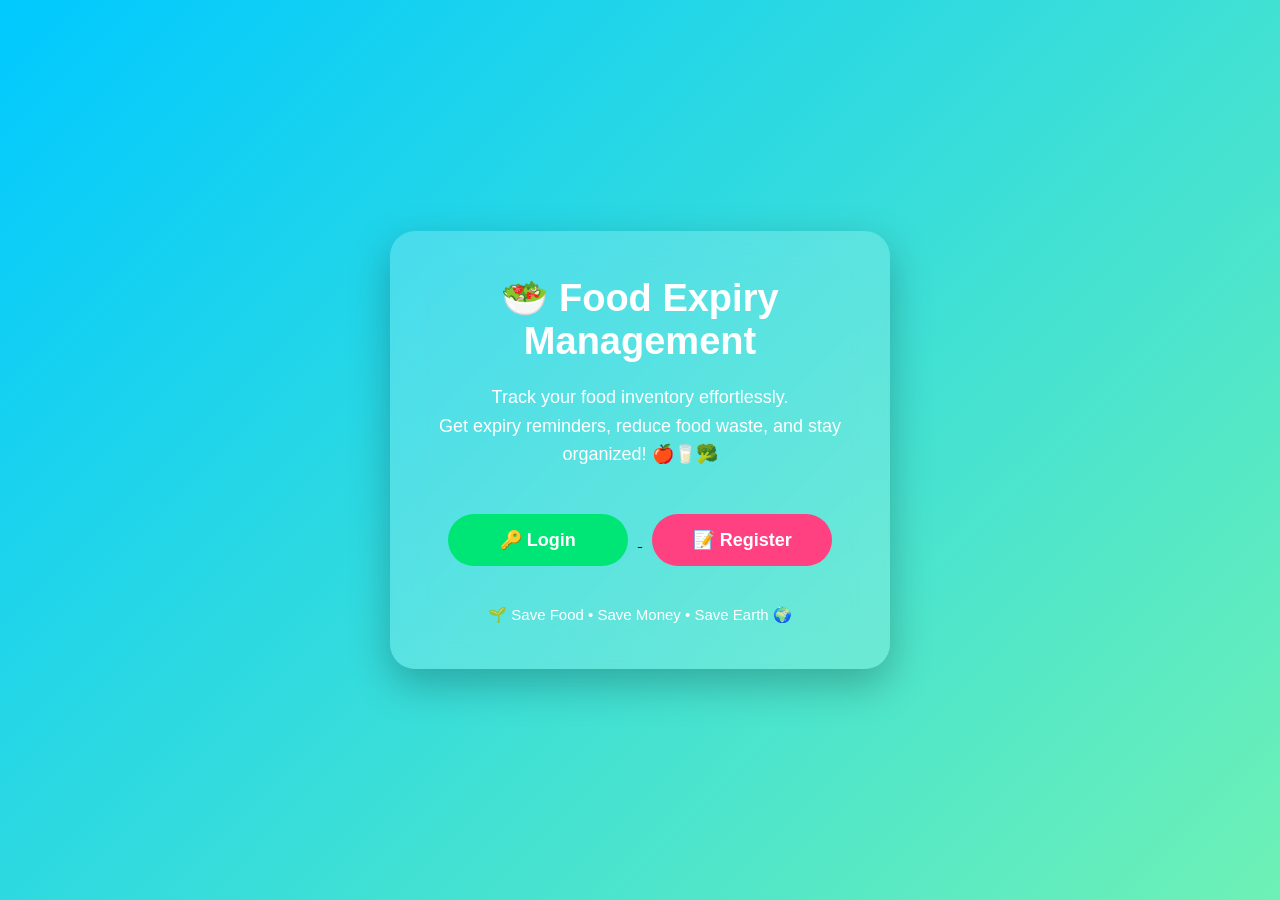
<file: docs/index.html>
<!DOCTYPE html>
<html lang="en">
<head>
<meta charset="UTF-8">
<meta name="viewport" content="width=device-width, initial-scale=1.0">
<title>Food Expiry Management</title>

<style>
*{
    margin:0;
    padding:0;
    box-sizing:border-box;
    font-family:'Segoe UI',sans-serif;
}

body{
    height:100vh;
    display:flex;
    justify-content:center;
    align-items:center;
    background:linear-gradient(135deg,#00c9ff,#92fe9d,#f6d365,#fda085);
    background-size:400% 400%;
    animation:bg 12s ease infinite;
}

@keyframes bg{
    0%{background-position:0% 50%;}
    50%{background-position:100% 50%;}
    100%{background-position:0% 50%;}
}

.card{
    width:500px;
    text-align:center;
    padding:45px;
    border-radius:25px;
    background:rgba(255,255,255,0.18);
    backdrop-filter:blur(15px);
    box-shadow:0 15px 40px rgba(0,0,0,.25);
}

h1{
    color:white;
    font-size:38px;
    margin-bottom:20px;
}

p{
    color:#fff;
    font-size:18px;
    line-height:1.6;
    margin-bottom:35px;
}

button{
    width:180px;
    padding:15px;
    margin:10px;
    border:none;
    border-radius:40px;
    font-size:18px;
    font-weight:bold;
    cursor:pointer;
    transition:.3s;
}

.login{
    background:#00e676;
    color:white;
}

.register{
    background:#ff4081;
    color:white;
}

button:hover{
    transform:translateY(-5px) scale(1.05);
    box-shadow:0 10px 20px rgba(0,0,0,.3);
}

.footer{
    margin-top:30px;
    color:white;
    font-size:15px;
}
</style>

</head>

<body>

<div class="card">

    <h1>🥗 Food Expiry Management</h1>

    <p>
        Track your food inventory effortlessly.<br>
        Get expiry reminders, reduce food waste, and stay organized! 🍎🥛🥦
    </p>

    <a href="login.html">
        <button class="login">🔑 Login</button>
    </a>

    <a href="register.html">
        <button class="register">📝 Register</button>
    </a>

    <div class="footer">
        🌱 Save Food • Save Money • Save Earth 🌍
    </div>

</div>

</body>
</html>
</file>
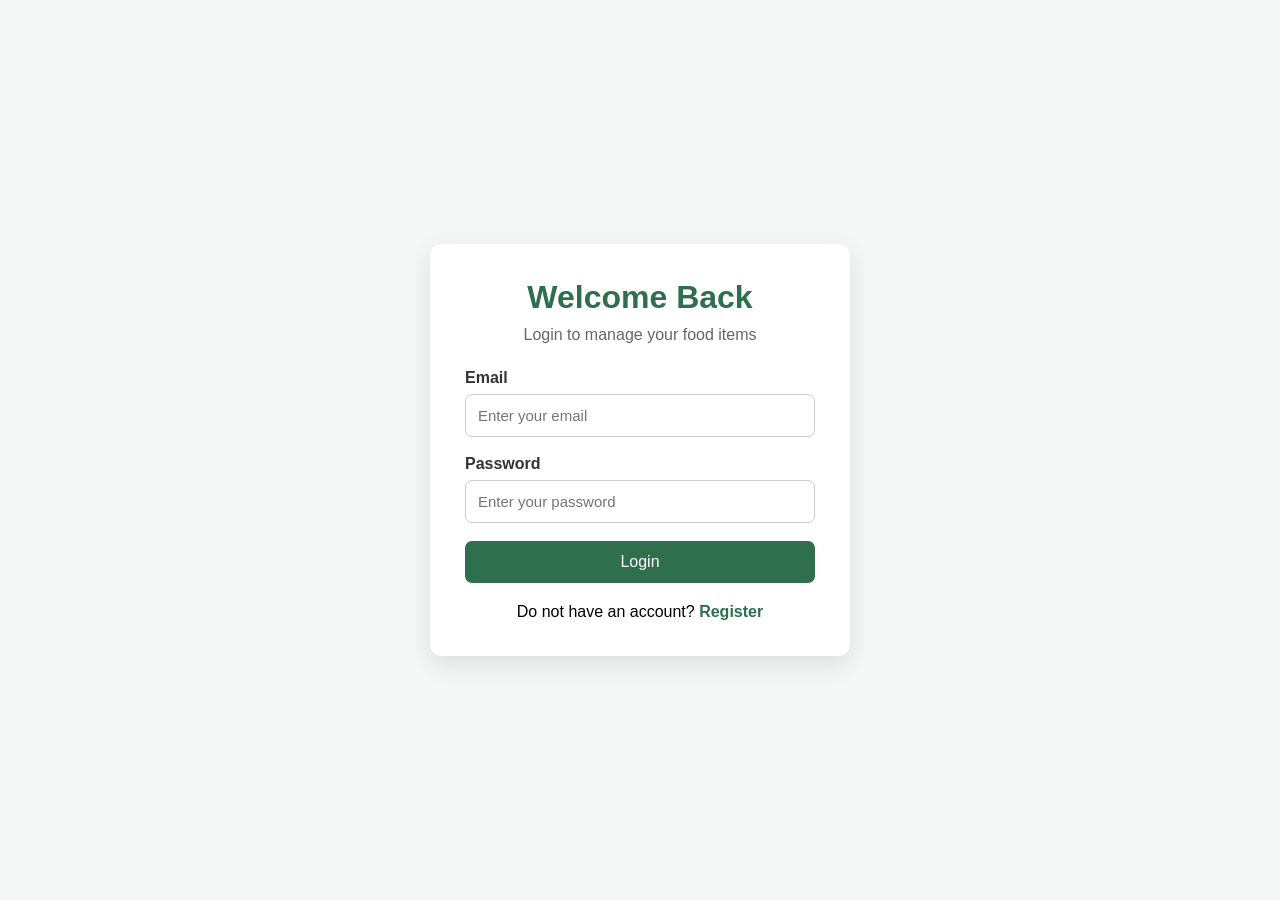
<file: docs/dashboard.html>
<!DOCTYPE html>
<html lang="en">
<head>
    <meta charset="UTF-8">
    <meta name="viewport" content="width=device-width, initial-scale=1.0">

    <title>Food Expiry Dashboard</title>

    <link rel="stylesheet" href="style.css">
</head>

<body class="dashboard-page">

<header class="top-header">
    <div>
        <h1>Food Expiry Management</h1>
        <p id="welcomeUser"></p>
    </div>

    <button id="logoutButton" class="logout-btn">
        Logout
    </button>
</header>

<main class="main-content">

    <!-- Statistics -->

    <section class="stats-container">

        <div class="stat-card">
            <h3>Total Items</h3>
            <p id="totalItems">0</p>
        </div>

        <div class="stat-card warning-card">
            <h3>Expiring Soon</h3>
            <p id="expiringCount">0</p>
        </div>

        <div class="stat-card expired-card">
            <h3>Expired</h3>
            <p id="expiredCount">0</p>
        </div>

    </section>

    <!-- Add or Update Food -->

    <section class="dashboard-section">

        <h2 id="formTitle">Add Food Item</h2>

        <form id="foodForm" class="food-form">

            <input type="hidden" id="foodId">

            <div class="form-group">
                <label for="itemName">Item Name</label>

                <input
                    type="text"
                    id="itemName"
                    placeholder="Example: Milk"
                    required
                >
            </div>

            <div class="form-group">
                <label for="category">Category</label>

                <select id="category" required>
                    <option value="">Select category</option>
                    <option value="Dairy">Dairy</option>
                    <option value="Vegetables">Vegetables</option>
                    <option value="Fruits">Fruits</option>
                    <option value="Bakery">Bakery</option>
                    <option value="Meat">Meat</option>
                    <option value="Beverages">Beverages</option>
                    <option value="Snacks">Snacks</option>
                    <option value="Other">Other</option>
                </select>
            </div>

            <div class="form-group">
                <label for="quantity">Quantity</label>

                <input
                    type="number"
                    id="quantity"
                    min="1"
                    placeholder="Enter quantity"
                    required
                >
            </div>

            <div class="form-group">
                <label for="purchaseDate">Purchase Date</label>

                <input
                    type="date"
                    id="purchaseDate"
                    required
                >
            </div>

            <div class="form-group">
                <label for="expiryDate">Expiry Date</label>

                <input
                    type="date"
                    id="expiryDate"
                    required
                >
            </div>

            <div class="form-group">
                <label for="reminderDays">
                    Remind Me Before Expiry
                </label>

                <select id="reminderDays" required>
                    <option value="0">
                        On expiry date
                    </option>

                    <option value="1">
                        1 day before
                    </option>

                    <option value="2">
                        2 days before
                    </option>

                    <option value="3" selected>
                        3 days before
                    </option>

                    <option value="5">
                        5 days before
                    </option>

                    <option value="7">
                        7 days before
                    </option>

                    <option value="10">
                        10 days before
                    </option>
                </select>
            </div>

            <div class="form-buttons">
                <button type="submit" id="saveButton">
                    Add Food
                </button>

                <button
                    type="button"
                    id="cancelUpdateButton"
                    class="secondary-button hidden"
                >
                    Cancel
                </button>
            </div>

        </form>

        <p id="foodMessage" class="message"></p>

    </section>

    <!-- Search and Filters -->

    <section class="dashboard-section">

        <h2>Search Food Items</h2>

        <div class="search-container">

            <input
                type="text"
                id="searchItemName"
                placeholder="Search by item name"
            >

            <select id="searchCategory">
                <option value="">All categories</option>
                <option value="Dairy">Dairy</option>
                <option value="Vegetables">Vegetables</option>
                <option value="Fruits">Fruits</option>
                <option value="Bakery">Bakery</option>
                <option value="Meat">Meat</option>
                <option value="Beverages">Beverages</option>
                <option value="Snacks">Snacks</option>
                <option value="Other">Other</option>
            </select>

            <button type="button" id="searchButton">
                Search
            </button>

            <button
                type="button"
                id="showAllButton"
                class="secondary-button"
            >
                Show All
            </button>

            <button
                type="button"
                id="showExpiringButton"
                class="warning-button"
            >
                Expiring Soon
            </button>

            <button
                type="button"
                id="showExpiredButton"
                class="danger-button"
            >
                Expired
            </button>

        </div>

    </section>

    <!-- Food Table -->

    <section class="dashboard-section">

        <div class="table-heading">
            <h2 id="tableTitle">All Food Items</h2>

            <button id="refreshButton" class="small-button">
                Refresh
            </button>
        </div>

        <div class="table-wrapper">

            <table>

                <thead>
                <tr>
                    <th>Item</th>
                    <th>Category</th>
                    <th>Quantity</th>
                    <th>Purchase Date</th>
                    <th>Expiry Date</th>
                    <th>Reminder</th>
                    <th>Status</th>
                    <th>Actions</th>
                </tr>
                </thead>

                <tbody id="foodTableBody">

                <tr>
                    <td colspan="8" class="empty-row">
                        Loading items...
                    </td>
                </tr>

                </tbody>

            </table>

        </div>

    </section>

</main>

<script src="script.js"></script>

</body>
</html>
</file>
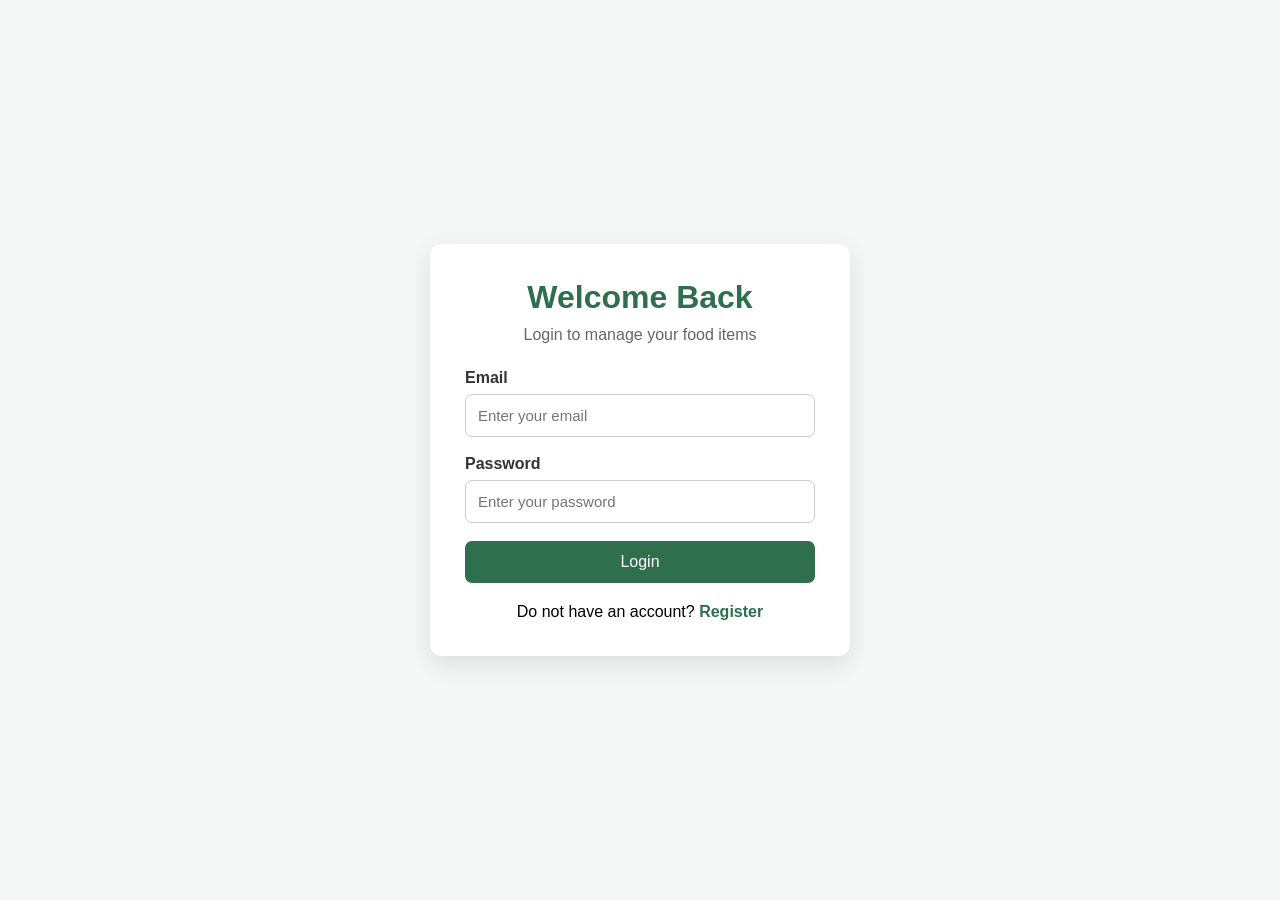
<file: docs/login.html>
<!DOCTYPE html>
<html lang="en">
<head>
    <meta charset="UTF-8">
    <meta name="viewport" content="width=device-width, initial-scale=1.0">

    <title>Login | Food Expiry Management</title>

    <link rel="stylesheet" href="style.css">
</head>

<body>

<div class="auth-container">

    <div class="auth-card">

        <h1>Welcome Back</h1>

        <p class="subtitle">
            Login to manage your food items
        </p>

        <form id="loginForm">

            <div class="form-group">
                <label for="loginEmail">Email</label>

                <input
                    type="email"
                    id="loginEmail"
                    placeholder="Enter your email"
                    required
                >
            </div>

            <div class="form-group">
                <label for="loginPassword">Password</label>

                <input
                    type="password"
                    id="loginPassword"
                    placeholder="Enter your password"
                    required
                >
            </div>

            <button type="submit">
                Login
            </button>

        </form>

        <p id="loginMessage" class="message"></p>

        <p class="switch-page">
            Do not have an account?
            <a href="register.html">Register</a>
        </p>

    </div>

</div>

<script src="script.js"></script>

</body>
</html>
</file>
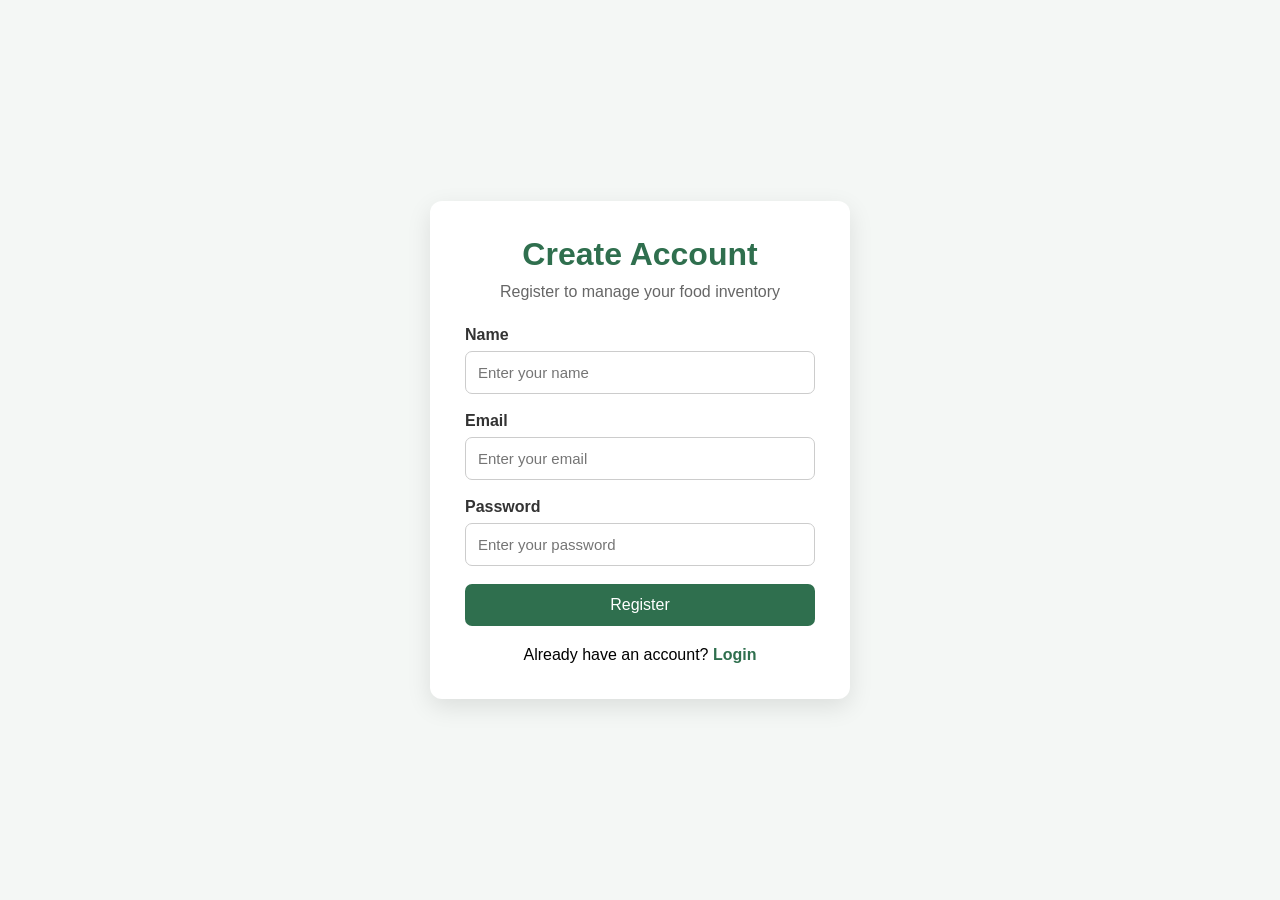
<file: docs/register.html>
<!DOCTYPE html>
<html lang="en">
<head>
    <meta charset="UTF-8">
    <meta name="viewport" content="width=device-width, initial-scale=1.0">

    <title>Register | Food Expiry Management</title>

    <link rel="stylesheet" href="style.css">
</head>

<body>

<div class="auth-container">

    <div class="auth-card">

        <h1>Create Account</h1>

        <p class="subtitle">
            Register to manage your food inventory
        </p>

        <form id="registerForm">

            <div class="form-group">
                <label for="registerName">Name</label>

                <input
                    type="text"
                    id="registerName"
                    placeholder="Enter your name"
                    required
                >
            </div>

            <div class="form-group">
                <label for="registerEmail">Email</label>

                <input
                    type="email"
                    id="registerEmail"
                    placeholder="Enter your email"
                    required
                >
            </div>

            <div class="form-group">
                <label for="registerPassword">Password</label>

                <input
                    type="password"
                    id="registerPassword"
                    placeholder="Enter your password"
                    required
                >
            </div>

            <button type="submit">
                Register
            </button>

        </form>

        <p id="registerMessage" class="message"></p>

        <p class="switch-page">
            Already have an account?
            <a href="login.html">Login</a>
        </p>

    </div>

</div>

<script src="script.js"></script>

</body>
</html>
</file>
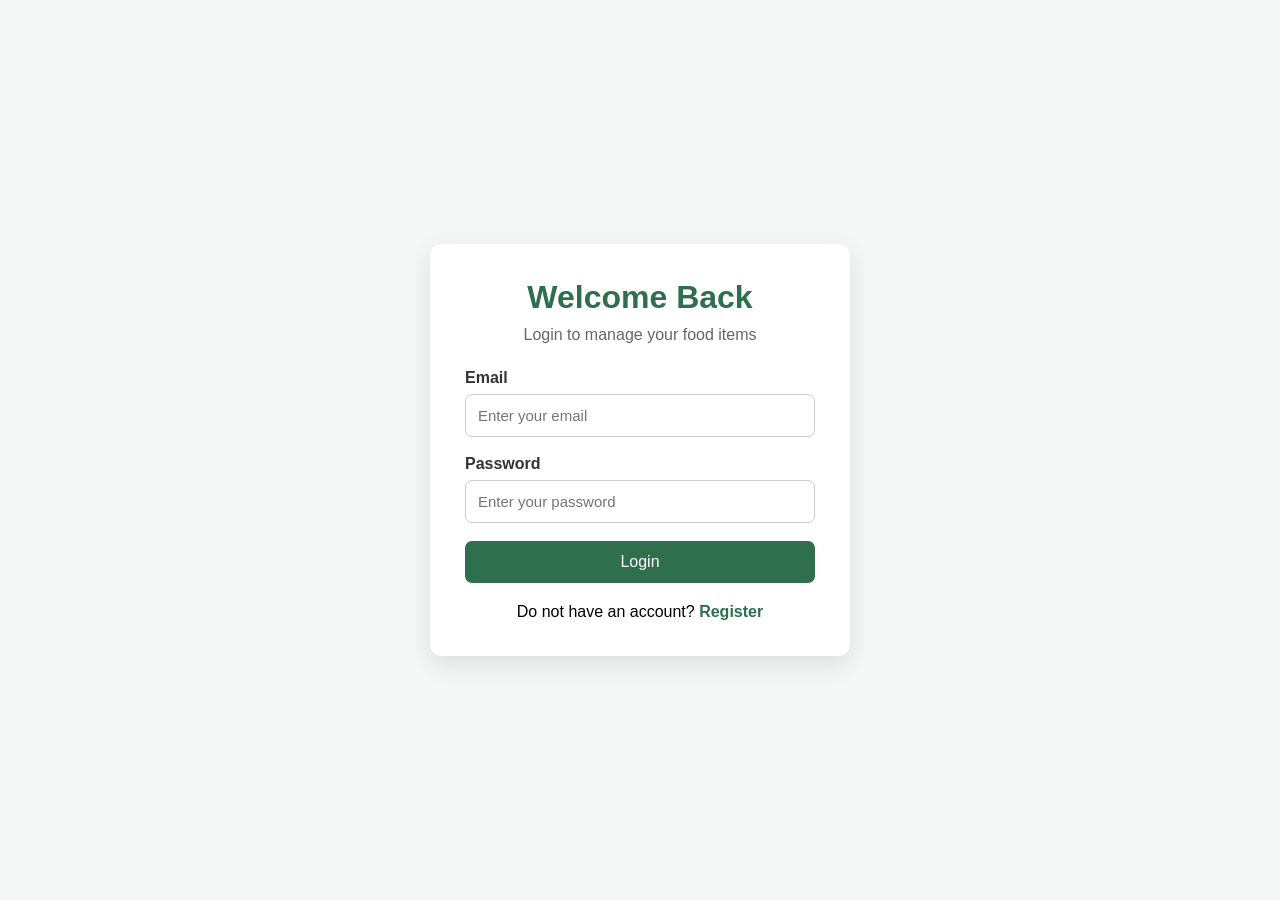
<file: frontend/dashboard.html>
<!DOCTYPE html>
<html lang="en">
<head>
    <meta charset="UTF-8">
    <meta name="viewport" content="width=device-width, initial-scale=1.0">

    <title>Food Expiry Dashboard</title>

    <link rel="stylesheet" href="style.css">
</head>

<body class="dashboard-page">

<header class="top-header">
    <div>
        <h1>Food Expiry Management</h1>
        <p id="welcomeUser"></p>
    </div>

    <button id="logoutButton" class="logout-btn">
        Logout
    </button>
</header>

<main class="main-content">

    <!-- Statistics -->

    <section class="stats-container">

        <div class="stat-card">
            <h3>Total Items</h3>
            <p id="totalItems">0</p>
        </div>

        <div class="stat-card warning-card">
            <h3>Expiring Soon</h3>
            <p id="expiringCount">0</p>
        </div>

        <div class="stat-card expired-card">
            <h3>Expired</h3>
            <p id="expiredCount">0</p>
        </div>

    </section>

    <!-- Add or Update Food -->

    <section class="dashboard-section">

        <h2 id="formTitle">Add Food Item</h2>

        <form id="foodForm" class="food-form">

            <input type="hidden" id="foodId">

            <div class="form-group">
                <label for="itemName">Item Name</label>

                <input
                    type="text"
                    id="itemName"
                    placeholder="Example: Milk"
                    required
                >
            </div>

            <div class="form-group">
                <label for="category">Category</label>

                <select id="category" required>
                    <option value="">Select category</option>
                    <option value="Dairy">Dairy</option>
                    <option value="Vegetables">Vegetables</option>
                    <option value="Fruits">Fruits</option>
                    <option value="Bakery">Bakery</option>
                    <option value="Meat">Meat</option>
                    <option value="Beverages">Beverages</option>
                    <option value="Snacks">Snacks</option>
                    <option value="Other">Other</option>
                </select>
            </div>

            <div class="form-group">
                <label for="quantity">Quantity</label>

                <input
                    type="number"
                    id="quantity"
                    min="1"
                    placeholder="Enter quantity"
                    required
                >
            </div>

            <div class="form-group">
                <label for="purchaseDate">Purchase Date</label>

                <input
                    type="date"
                    id="purchaseDate"
                    required
                >
            </div>

            <div class="form-group">
                <label for="expiryDate">Expiry Date</label>

                <input
                    type="date"
                    id="expiryDate"
                    required
                >
            </div>

            <div class="form-buttons">
                <button type="submit" id="saveButton">
                    Add Food
                </button>

                <button
                    type="button"
                    id="cancelUpdateButton"
                    class="secondary-button hidden"
                >
                    Cancel
                </button>
            </div>

        </form>

        <p id="foodMessage" class="message"></p>

    </section>

    <!-- Search and Filters -->

    <section class="dashboard-section">

        <h2>Search Food Items</h2>

        <div class="search-container">

            <input
                type="text"
                id="searchItemName"
                placeholder="Search by item name"
            >

            <select id="searchCategory">
                <option value="">All categories</option>
                <option value="Dairy">Dairy</option>
                <option value="Vegetables">Vegetables</option>
                <option value="Fruits">Fruits</option>
                <option value="Bakery">Bakery</option>
                <option value="Meat">Meat</option>
                <option value="Beverages">Beverages</option>
                <option value="Snacks">Snacks</option>
                <option value="Other">Other</option>
            </select>

            <button type="button" id="searchButton">
                Search
            </button>

            <button
                type="button"
                id="showAllButton"
                class="secondary-button"
            >
                Show All
            </button>

            <button
                type="button"
                id="showExpiringButton"
                class="warning-button"
            >
                Expiring Soon
            </button>

            <button
                type="button"
                id="showExpiredButton"
                class="danger-button"
            >
                Expired
            </button>

        </div>

    </section>

    <!-- Food Table -->

    <section class="dashboard-section">

        <div class="table-heading">
            <h2 id="tableTitle">All Food Items</h2>
            <button id="refreshButton" class="small-button">
                Refresh
            </button>
        </div>

        <div class="table-wrapper">

            <table>

                <thead>
                <tr>
                    <th>Item</th>
                    <th>Category</th>
                    <th>Quantity</th>
                    <th>Purchase Date</th>
                    <th>Expiry Date</th>
                    <th>Status</th>
                    <th>Actions</th>
                </tr>
                </thead>

                <tbody id="foodTableBody">

                <tr>
                    <td colspan="7" class="empty-row">
                        Loading items...
                    </td>
                </tr>

                </tbody>

            </table>

        </div>

    </section>

</main>

<script src="script.js"></script>

</body>
</html>
</file>
<file: docs/style.css>
* {
    box-sizing: border-box;
    margin: 0;
    padding: 0;
    font-family: Arial, sans-serif;
}

body {
    min-height: 100vh;
    background: #f4f7f5;
}

.auth-container {
    min-height: 100vh;

    display: flex;
    align-items: center;
    justify-content: center;

    padding: 20px;
}

.auth-card {
    width: 100%;
    max-width: 420px;

    background: white;

    padding: 35px;

    border-radius: 12px;

    box-shadow:
        0 8px 25px rgba(0, 0, 0, 0.1);
}

.auth-card h1 {
    text-align: center;

    margin-bottom: 10px;

    color: #2f6f4e;
}

.subtitle {
    text-align: center;

    color: #666;

    margin-bottom: 25px;
}

.form-group {
    margin-bottom: 18px;
}

.form-group label {
    display: block;

    margin-bottom: 7px;

    font-weight: bold;

    color: #333;
}

.form-group input {
    width: 100%;

    padding: 12px;

    border: 1px solid #ccc;

    border-radius: 7px;

    font-size: 15px;
}

.form-group input:focus {
    outline: none;

    border-color: #2f6f4e;
}

button {
    width: 100%;

    padding: 12px;

    border: none;

    border-radius: 7px;

    background: #2f6f4e;

    color: white;

    font-size: 16px;

    cursor: pointer;
}

button:hover {
    background: #245c40;
}

.message {
    margin-top: 15px;

    text-align: center;

    font-weight: bold;
}

.success {
    color: green;
}

.error {
    color: red;
}

.switch-page {
    margin-top: 20px;

    text-align: center;
}

.switch-page a {
    color: #2f6f4e;

    font-weight: bold;

    text-decoration: none;
}

.dashboard-container {
    max-width: 800px;

    margin: 60px auto;

    background: white;

    padding: 30px;

    border-radius: 12px;

    text-align: center;

    box-shadow:
        0 8px 25px rgba(0, 0, 0, 0.1);
}

.dashboard-container h1 {
    color: #2f6f4e;

    margin-bottom: 20px;
}

.dashboard-container p {
    margin-bottom: 20px;
}

/* Dashboard */

.dashboard-page {
    background: #f3f7f4;
    min-height: 100vh;
}

.top-header {
    background: #246b4b;
    color: white;

    padding: 20px 6%;

    display: flex;
    align-items: center;
    justify-content: space-between;

    gap: 20px;
}

.top-header h1 {
    margin-bottom: 6px;
}

.top-header p {
    color: #e3f3e9;
}

.logout-btn {
    width: auto;
    padding: 10px 24px;
    background: #ffffff;
    color: #246b4b;
}

.logout-btn:hover {
    background: #eeeeee;
}

.main-content {
    width: 90%;
    max-width: 1250px;
    margin: 30px auto;
}

.stats-container {
    display: grid;
    grid-template-columns: repeat(3, 1fr);
    gap: 20px;
    margin-bottom: 25px;
}

.stat-card {
    background: white;
    padding: 25px;
    border-radius: 12px;
    text-align: center;
    box-shadow: 0 5px 18px rgba(0, 0, 0, 0.08);
    border-left: 6px solid #2f7956;
}

.stat-card h3 {
    color: #555;
    margin-bottom: 12px;
}

.stat-card p {
    color: #246b4b;
    font-size: 32px;
    font-weight: bold;
}

.warning-card {
    border-left-color: #e5a100;
}

.warning-card p {
    color: #c98900;
}

.expired-card {
    border-left-color: #d83b3b;
}

.expired-card p {
    color: #d83b3b;
}

.dashboard-section {
    background: white;
    padding: 25px;
    margin-bottom: 25px;
    border-radius: 12px;
    box-shadow: 0 5px 18px rgba(0, 0, 0, 0.08);
}

.dashboard-section h2 {
    color: #246b4b;
    margin-bottom: 20px;
}

.food-form {
    display: grid;
    grid-template-columns: repeat(2, 1fr);
    gap: 18px;
}

.food-form select,
.search-container input,
.search-container select {
    width: 100%;
    padding: 12px;

    border: 1px solid #cccccc;
    border-radius: 7px;

    font-size: 15px;
    background: white;
}

.form-buttons {
    grid-column: 1 / -1;
    display: flex;
    gap: 12px;
}

.form-buttons button {
    width: auto;
    min-width: 140px;
}

.secondary-button {
    background: #6c757d;
}

.secondary-button:hover {
    background: #565e64;
}

.warning-button {
    background: #e3a008;
}

.warning-button:hover {
    background: #bd8200;
}

.danger-button {
    background: #d83b3b;
}

.danger-button:hover {
    background: #b52e2e;
}

.search-container {
    display: grid;
    grid-template-columns: 2fr 1fr repeat(4, auto);
    gap: 12px;
}

.search-container button {
    width: auto;
}

.table-heading {
    display: flex;
    justify-content: space-between;
    align-items: center;
}

.small-button {
    width: auto;
    padding: 9px 18px;
}

.table-wrapper {
    width: 100%;
    overflow-x: auto;
}

table {
    width: 100%;
    border-collapse: collapse;
    min-width: 900px;
}

th,
td {
    padding: 13px;
    text-align: left;
    border-bottom: 1px solid #dddddd;
}

th {
    background: #edf6f0;
    color: #246b4b;
}

tbody tr:hover {
    background: #fafafa;
}

.action-buttons {
    display: flex;
    gap: 8px;
}

.action-buttons button {
    width: auto;
    padding: 7px 12px;
    font-size: 14px;
}

.edit-button {
    background: #1976d2;
}

.edit-button:hover {
    background: #125ca5;
}

.delete-button {
    background: #d83b3b;
}

.delete-button:hover {
    background: #b52e2e;
}

.status {
    display: inline-block;
    padding: 6px 10px;
    border-radius: 18px;
    font-size: 13px;
    font-weight: bold;
}

.status-safe {
    background: #dff3e7;
    color: #21663f;
}

.status-warning {
    background: #fff2c9;
    color: #906300;
}

.status-expired {
    background: #fde0e0;
    color: #ad2727;
}

.empty-row {
    text-align: center;
    color: #777777;
    padding: 30px;
}

.hidden {
    display: none;
}

@media (max-width: 900px) {
    .stats-container {
        grid-template-columns: 1fr;
    }

    .food-form {
        grid-template-columns: 1fr;
    }

    .search-container {
        grid-template-columns: 1fr;
    }

    .top-header {
        align-items: flex-start;
        flex-direction: column;
    }
}
</file>
<file: frontend/style.css>
* {
    box-sizing: border-box;
    margin: 0;
    padding: 0;
    font-family: Arial, sans-serif;
}

body {
    min-height: 100vh;
    background: #f4f7f5;
}

.auth-container {
    min-height: 100vh;

    display: flex;
    align-items: center;
    justify-content: center;

    padding: 20px;
}

.auth-card {
    width: 100%;
    max-width: 420px;

    background: white;

    padding: 35px;

    border-radius: 12px;

    box-shadow:
        0 8px 25px rgba(0, 0, 0, 0.1);
}

.auth-card h1 {
    text-align: center;

    margin-bottom: 10px;

    color: #2f6f4e;
}

.subtitle {
    text-align: center;

    color: #666;

    margin-bottom: 25px;
}

.form-group {
    margin-bottom: 18px;
}

.form-group label {
    display: block;

    margin-bottom: 7px;

    font-weight: bold;

    color: #333;
}

.form-group input {
    width: 100%;

    padding: 12px;

    border: 1px solid #ccc;

    border-radius: 7px;

    font-size: 15px;
}

.form-group input:focus {
    outline: none;

    border-color: #2f6f4e;
}

button {
    width: 100%;

    padding: 12px;

    border: none;

    border-radius: 7px;

    background: #2f6f4e;

    color: white;

    font-size: 16px;

    cursor: pointer;
}

button:hover {
    background: #245c40;
}

.message {
    margin-top: 15px;

    text-align: center;

    font-weight: bold;
}

.success {
    color: green;
}

.error {
    color: red;
}

.switch-page {
    margin-top: 20px;

    text-align: center;
}

.switch-page a {
    color: #2f6f4e;

    font-weight: bold;

    text-decoration: none;
}

.dashboard-container {
    max-width: 800px;

    margin: 60px auto;

    background: white;

    padding: 30px;

    border-radius: 12px;

    text-align: center;

    box-shadow:
        0 8px 25px rgba(0, 0, 0, 0.1);
}

.dashboard-container h1 {
    color: #2f6f4e;

    margin-bottom: 20px;
}

.dashboard-container p {
    margin-bottom: 20px;
}

/* Dashboard */

.dashboard-page {
    background: #f3f7f4;
    min-height: 100vh;
}

.top-header {
    background: #246b4b;
    color: white;

    padding: 20px 6%;

    display: flex;
    align-items: center;
    justify-content: space-between;

    gap: 20px;
}

.top-header h1 {
    margin-bottom: 6px;
}

.top-header p {
    color: #e3f3e9;
}

.logout-btn {
    width: auto;
    padding: 10px 24px;
    background: #ffffff;
    color: #246b4b;
}

.logout-btn:hover {
    background: #eeeeee;
}

.main-content {
    width: 90%;
    max-width: 1250px;
    margin: 30px auto;
}

.stats-container {
    display: grid;
    grid-template-columns: repeat(3, 1fr);
    gap: 20px;
    margin-bottom: 25px;
}

.stat-card {
    background: white;
    padding: 25px;
    border-radius: 12px;
    text-align: center;
    box-shadow: 0 5px 18px rgba(0, 0, 0, 0.08);
    border-left: 6px solid #2f7956;
}

.stat-card h3 {
    color: #555;
    margin-bottom: 12px;
}

.stat-card p {
    color: #246b4b;
    font-size: 32px;
    font-weight: bold;
}

.warning-card {
    border-left-color: #e5a100;
}

.warning-card p {
    color: #c98900;
}

.expired-card {
    border-left-color: #d83b3b;
}

.expired-card p {
    color: #d83b3b;
}

.dashboard-section {
    background: white;
    padding: 25px;
    margin-bottom: 25px;
    border-radius: 12px;
    box-shadow: 0 5px 18px rgba(0, 0, 0, 0.08);
}

.dashboard-section h2 {
    color: #246b4b;
    margin-bottom: 20px;
}

.food-form {
    display: grid;
    grid-template-columns: repeat(2, 1fr);
    gap: 18px;
}

.food-form select,
.search-container input,
.search-container select {
    width: 100%;
    padding: 12px;

    border: 1px solid #cccccc;
    border-radius: 7px;

    font-size: 15px;
    background: white;
}

.form-buttons {
    grid-column: 1 / -1;
    display: flex;
    gap: 12px;
}

.form-buttons button {
    width: auto;
    min-width: 140px;
}

.secondary-button {
    background: #6c757d;
}

.secondary-button:hover {
    background: #565e64;
}

.warning-button {
    background: #e3a008;
}

.warning-button:hover {
    background: #bd8200;
}

.danger-button {
    background: #d83b3b;
}

.danger-button:hover {
    background: #b52e2e;
}

.search-container {
    display: grid;
    grid-template-columns: 2fr 1fr repeat(4, auto);
    gap: 12px;
}

.search-container button {
    width: auto;
}

.table-heading {
    display: flex;
    justify-content: space-between;
    align-items: center;
}

.small-button {
    width: auto;
    padding: 9px 18px;
}

.table-wrapper {
    width: 100%;
    overflow-x: auto;
}

table {
    width: 100%;
    border-collapse: collapse;
    min-width: 900px;
}

th,
td {
    padding: 13px;
    text-align: left;
    border-bottom: 1px solid #dddddd;
}

th {
    background: #edf6f0;
    color: #246b4b;
}

tbody tr:hover {
    background: #fafafa;
}

.action-buttons {
    display: flex;
    gap: 8px;
}

.action-buttons button {
    width: auto;
    padding: 7px 12px;
    font-size: 14px;
}

.edit-button {
    background: #1976d2;
}

.edit-button:hover {
    background: #125ca5;
}

.delete-button {
    background: #d83b3b;
}

.delete-button:hover {
    background: #b52e2e;
}

.status {
    display: inline-block;
    padding: 6px 10px;
    border-radius: 18px;
    font-size: 13px;
    font-weight: bold;
}

.status-safe {
    background: #dff3e7;
    color: #21663f;
}

.status-warning {
    background: #fff2c9;
    color: #906300;
}

.status-expired {
    background: #fde0e0;
    color: #ad2727;
}

.empty-row {
    text-align: center;
    color: #777777;
    padding: 30px;
}

.hidden {
    display: none;
}

@media (max-width: 900px) {
    .stats-container {
        grid-template-columns: 1fr;
    }

    .food-form {
        grid-template-columns: 1fr;
    }

    .search-container {
        grid-template-columns: 1fr;
    }

    .top-header {
        align-items: flex-start;
        flex-direction: column;
    }
}
</file>
